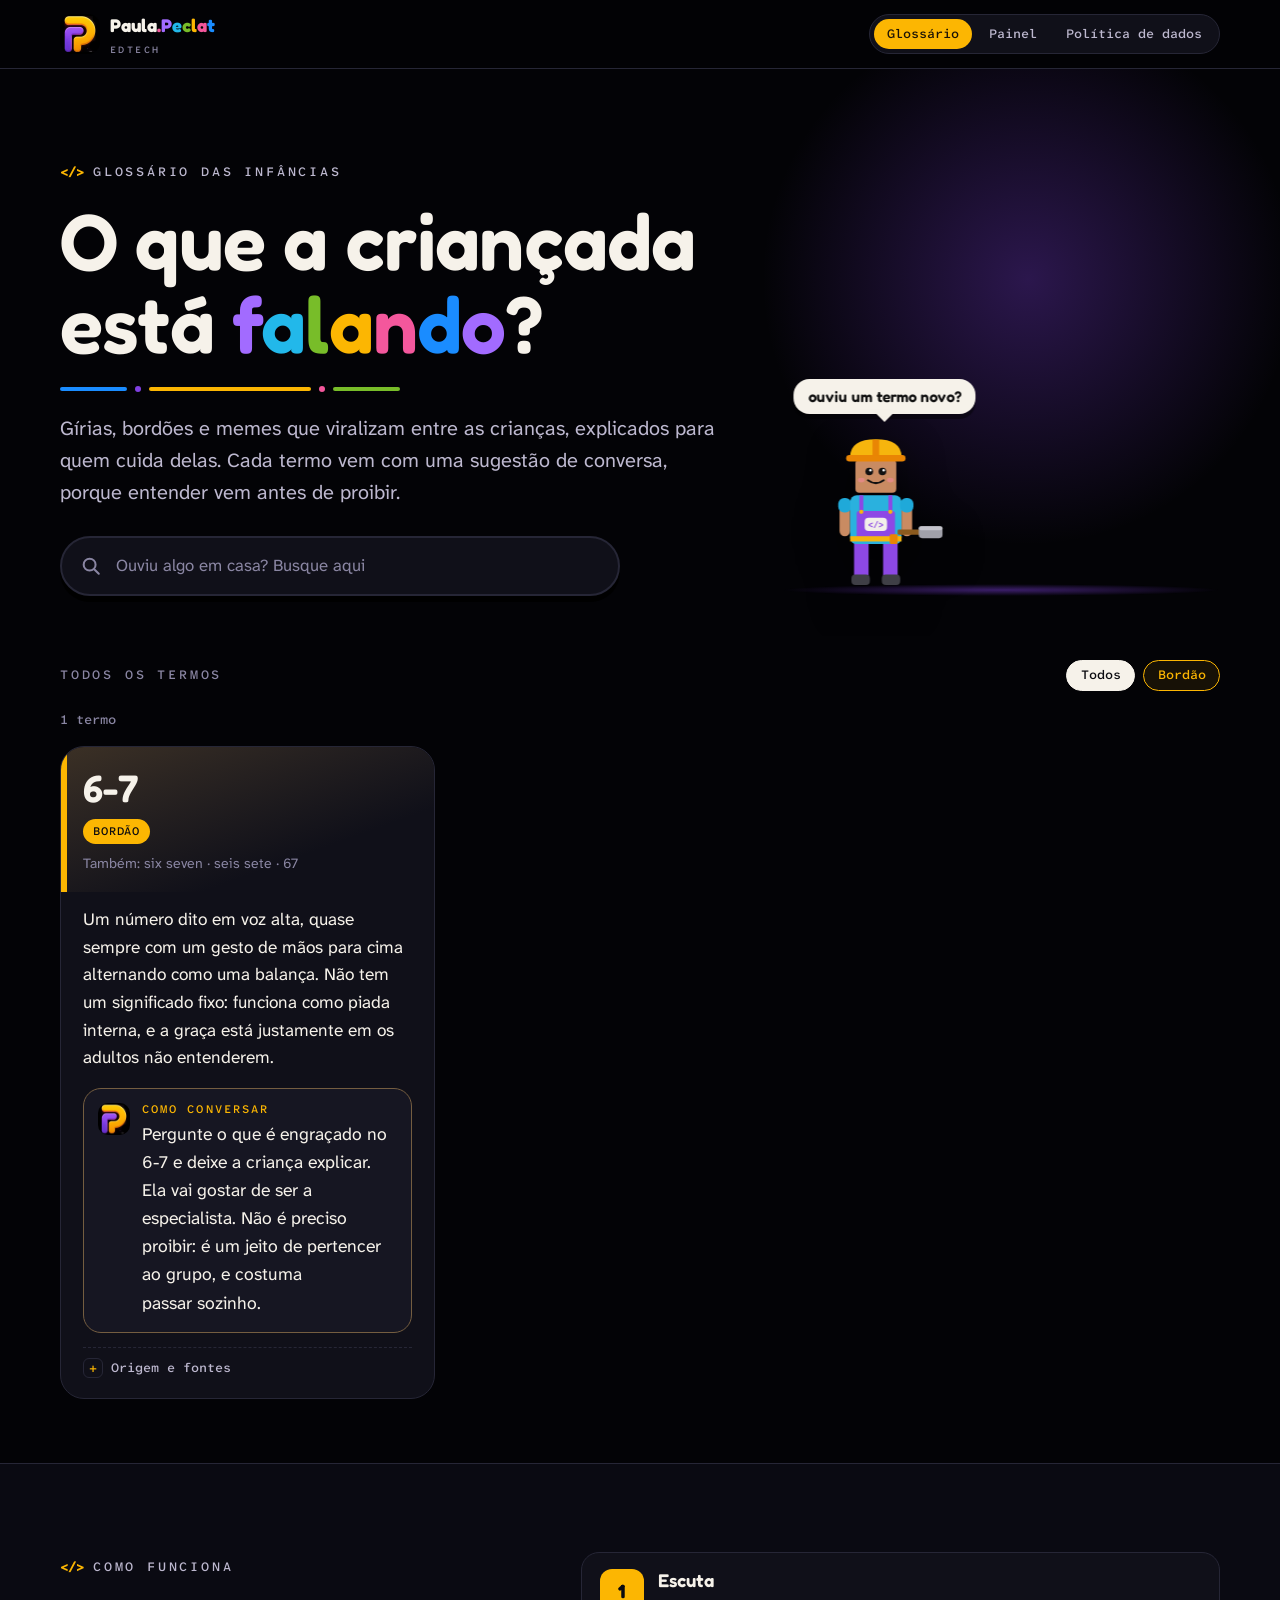
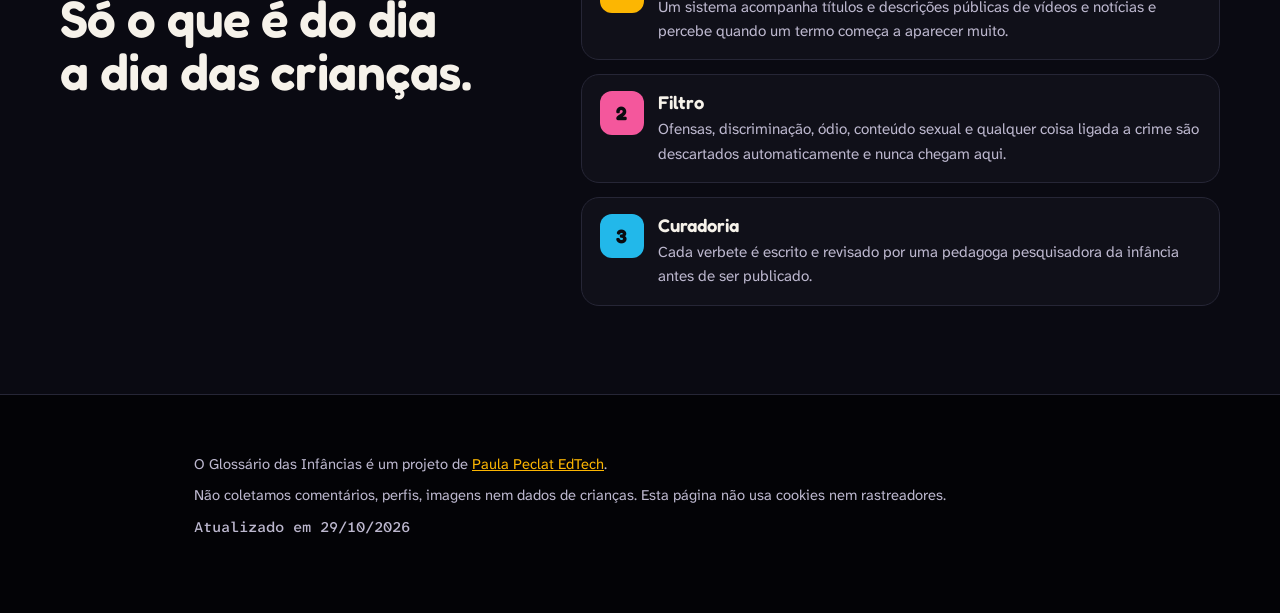
<file: index.html>
<!doctype html>
<html lang="pt-BR">
<head>
  <meta charset="utf-8">
  <meta name="viewport" content="width=device-width, initial-scale=1, viewport-fit=cover">
  <meta http-equiv="Content-Security-Policy" content="default-src 'self'; script-src 'self'; style-src 'self'; img-src 'self' data:; connect-src 'self'; font-src 'self'; object-src 'none'; base-uri 'none'; form-action 'none'">
  <meta name="referrer" content="strict-origin-when-cross-origin">
  <meta name="color-scheme" content="dark">
  <meta name="theme-color" content="#030306">
  <title>Glossário das Infâncias</title>
  <meta name="description" content="O que as crianças estão falando na internet, explicado para pais e educadores. Gírias, bordões e memes com sugestões de conversa. Curadoria de Paula Peclat.">
  <link rel="icon" href="favicon.ico" sizes="any">
  <link rel="apple-touch-icon" href="assets/img/icon-180.png">
  <link rel="preload" href="assets/fonts/fredoka.woff2" as="font" type="font/woff2" crossorigin>
  <link rel="stylesheet" href="assets/estilo.css">
  <script src="assets/app.js" defer></script>
  <script src="assets/guia.js" defer></script>
</head>
<body>
  <a class="skip" href="#lista">Pular para os termos</a>

  <div id="previa" class="previa" hidden>
    <div class="wrap previa__in">
      <p><b>Prévia de validação.</b> <span id="previa-resumo"></span></p>
      <div class="seg" role="group" aria-label="Mostrar">
        <button type="button" data-ver="tudo" aria-pressed="true">Tudo</button>
        <button type="button" data-ver="publicado" aria-pressed="false">Publicados</button>
        <button type="button" data-ver="pendente" aria-pressed="false">Aguardando</button>
      </div>
    </div>
  </div>

  <header class="top">
    <div class="wrap top__in">
      <a class="brand" href="https://paulapeclat.com.br" rel="noopener" aria-label="Paula Peclat EdTech">
        <img src="assets/img/p-mark.webp" width="40" height="40" alt="">
        <span><b>Paula<span class="dot">.</span><span class="peclat"><span>P</span><span>e</span><span>c</span><span>l</span><span>a</span><span>t</span></span></b><small>EdTech</small></span>
      </a>
      <nav class="abas" aria-label="Seções">
        <a href="index.html" aria-current="page">Glossário</a>
        <a href="painel.html">Painel</a>
        <a href="politica.html">Política de dados</a>
      </nav>
    </div>
  </header>

  <main>
    <section class="hero">
      <div class="glow" aria-hidden="true"></div>
      <div class="wrap hero__grid">
        <div>
          <span class="eyebrow">Glossário das Infâncias</span>
          <h1>O que a criançada está <span class="peclat"><span>f</span><span>a</span><span>l</span><span>a</span><span>n</span><span>d</span><span>o</span></span>?</h1>
          <div class="logo-line" aria-hidden="true"><i></i><i></i><i></i><i></i><i></i></div>
          <p class="lead">Gírias, bordões e memes que viralizam entre as crianças, explicados para quem cuida delas. Cada termo vem com uma sugestão de conversa, porque entender vem antes de proibir.</p>
          <label class="busca">
            <span class="sr-only">Buscar termo</span>
            <svg viewBox="0 0 24 24" aria-hidden="true"><circle cx="10.5" cy="10.5" r="6.5"/><path d="m15.5 15.5 5 5"/></svg>
            <input id="busca" type="search" placeholder="Ouviu algo em casa? Busque aqui" autocomplete="off" maxlength="60" enterkeyhint="search">
          </label>
        </div>
        <div class="guia" id="guia" aria-hidden="true">
          <div class="pista">
            <div class="andarilho" id="andarilho">
              <span class="balao" id="balao">ouviu um termo novo?</span>
              <svg class="char" viewBox="0 0 100 124"><g class="c-body"><g class="c-legL"><rect x="27" y="88" width="11" height="28" fill="#8D48E5"/><rect x="25" y="114" width="14" height="8" rx="3" fill="#3F3F46"/></g><g class="c-legR"><rect x="49" y="88" width="11" height="28" fill="#8D48E5"/><rect x="48" y="114" width="14" height="8" rx="3" fill="#3F3F46"/></g><g class="c-armL"><rect x="16" y="60" width="8" height="25" rx="4" fill="#C98B62"/><rect x="15" y="56" width="10" height="11" rx="4.5" fill="#1FA9D9"/></g><rect x="24" y="54" width="39" height="37" rx="5" fill="#2AB1DE"/><rect x="31" y="54" width="3" height="13" fill="#8D48E5"/><rect x="53" y="54" width="3" height="13" fill="#8D48E5"/><rect x="29" y="66" width="29" height="22" rx="2" fill="#8D48E5"/><circle cx="32.5" cy="66.5" r="1.6" fill="#F6B50D"/><circle cx="54.5" cy="66.5" r="1.6" fill="#F6B50D"/><rect x="35" y="71" width="17" height="10" rx="3" fill="#F2EFEA"/><text x="43.5" y="78.6" text-anchor="middle" font-family="ui-monospace,monospace" font-weight="700" font-size="6.4" fill="#8D48E5">&lt;/&gt;</text><rect x="24" y="85" width="39" height="4" fill="#F6B50D"/><rect x="54" y="83.5" width="6" height="7.5" rx="1" fill="#E98504"/><g class="c-armR"><rect x="63" y="60" width="8" height="25" rx="4" fill="#C98B62"/><rect x="62" y="56" width="10" height="11" rx="4.5" fill="#1FA9D9"/><rect x="60" y="80" width="18" height="4" rx="1" fill="#8B5A1E"/><rect x="76" y="77.5" width="18" height="9" rx="2.5" fill="#A1A1AA"/><rect x="76" y="77.5" width="18" height="3" rx="1.5" fill="#C4C4CC"/></g><g class="c-head"><rect x="28" y="27" width="31" height="25" rx="3" fill="#C98B62"/><circle cx="38.5" cy="36" r="2.9" fill="#111"/><circle cx="48.5" cy="36" r="2.9" fill="#111"/><circle cx="39.4" cy="35" r=".9" fill="#fff"/><circle cx="49.4" cy="35" r=".9" fill="#fff"/><ellipse cx="32.5" cy="42.5" rx="2.6" ry="1.8" fill="#E58A8A" opacity=".85"/><ellipse cx="54.5" cy="42.5" rx="2.6" ry="1.8" fill="#E58A8A" opacity=".85"/><path d="M37.5 42.6 Q43.5 47 49.5 42.6" stroke="#111" stroke-width="1.5" fill="none" stroke-linecap="round"/><path d="M24 25 Q24 11.5 43.5 11.5 Q63 11.5 63 25 Z" fill="#F6B50D"/><rect x="21" y="23.5" width="45" height="5" rx="2.5" fill="#E98504"/><rect x="41" y="12" width="5" height="12" fill="#E98504"/></g></g></svg>
            </div>
          </div>
          <div class="chao"></div>
        </div>
      </div>
    </section>

    <section class="alta" aria-labelledby="alta-t">
      <div class="wrap">
        <h2 id="alta-t" class="mini">Em alta agora</h2>
        <div id="alta" class="blocos"></div>
      </div>
    </section>

    <section class="glossario" aria-labelledby="glo-t">
      <div class="wrap">
        <div class="glossario__cab">
          <h2 id="glo-t" class="mini">Todos os termos</h2>
          <div id="filtros" class="filtros" role="group" aria-label="Filtrar por tipo"></div>
        </div>
        <p id="status" class="status" aria-live="polite">Carregando…</p>
        <div id="lista" class="lista" tabindex="-1"></div>
      </div>
    </section>

    <section class="como">
      <div class="wrap como__grid">
        <div>
          <span class="eyebrow">Como funciona</span>
          <h2>Só o que é do dia a dia das crianças.</h2>
        </div>
        <ol class="passos">
          <li><b>Escuta</b><span>Um sistema acompanha títulos e descrições públicas de vídeos e notícias e percebe quando um termo começa a aparecer muito.</span></li>
          <li><b>Filtro</b><span>Ofensas, discriminação, ódio, conteúdo sexual e qualquer coisa ligada a crime são descartados automaticamente e nunca chegam aqui.</span></li>
          <li><b>Curadoria</b><span>Cada verbete é escrito e revisado por uma pedagoga pesquisadora da infância antes de ser publicado.</span></li>
        </ol>
      </div>
    </section>
  </main>

  <footer class="rodape">
    <div class="wrap rodape__in">
      <img src="assets/img/logo-paula-peclat.webp" width="792" height="882" alt="Paula Peclat" decoding="async">
      <div>
        <p>O Glossário das Infâncias é um projeto de <a href="https://paulapeclat.com.br" rel="noopener">Paula Peclat EdTech</a>.</p>
        <p>Não coletamos comentários, perfis, imagens nem dados de crianças. Esta página não usa cookies nem rastreadores.</p>
        <p id="atualizado" class="mono"></p>
      </div>
    </div>
  </footer>
</body>
</html>
</file>
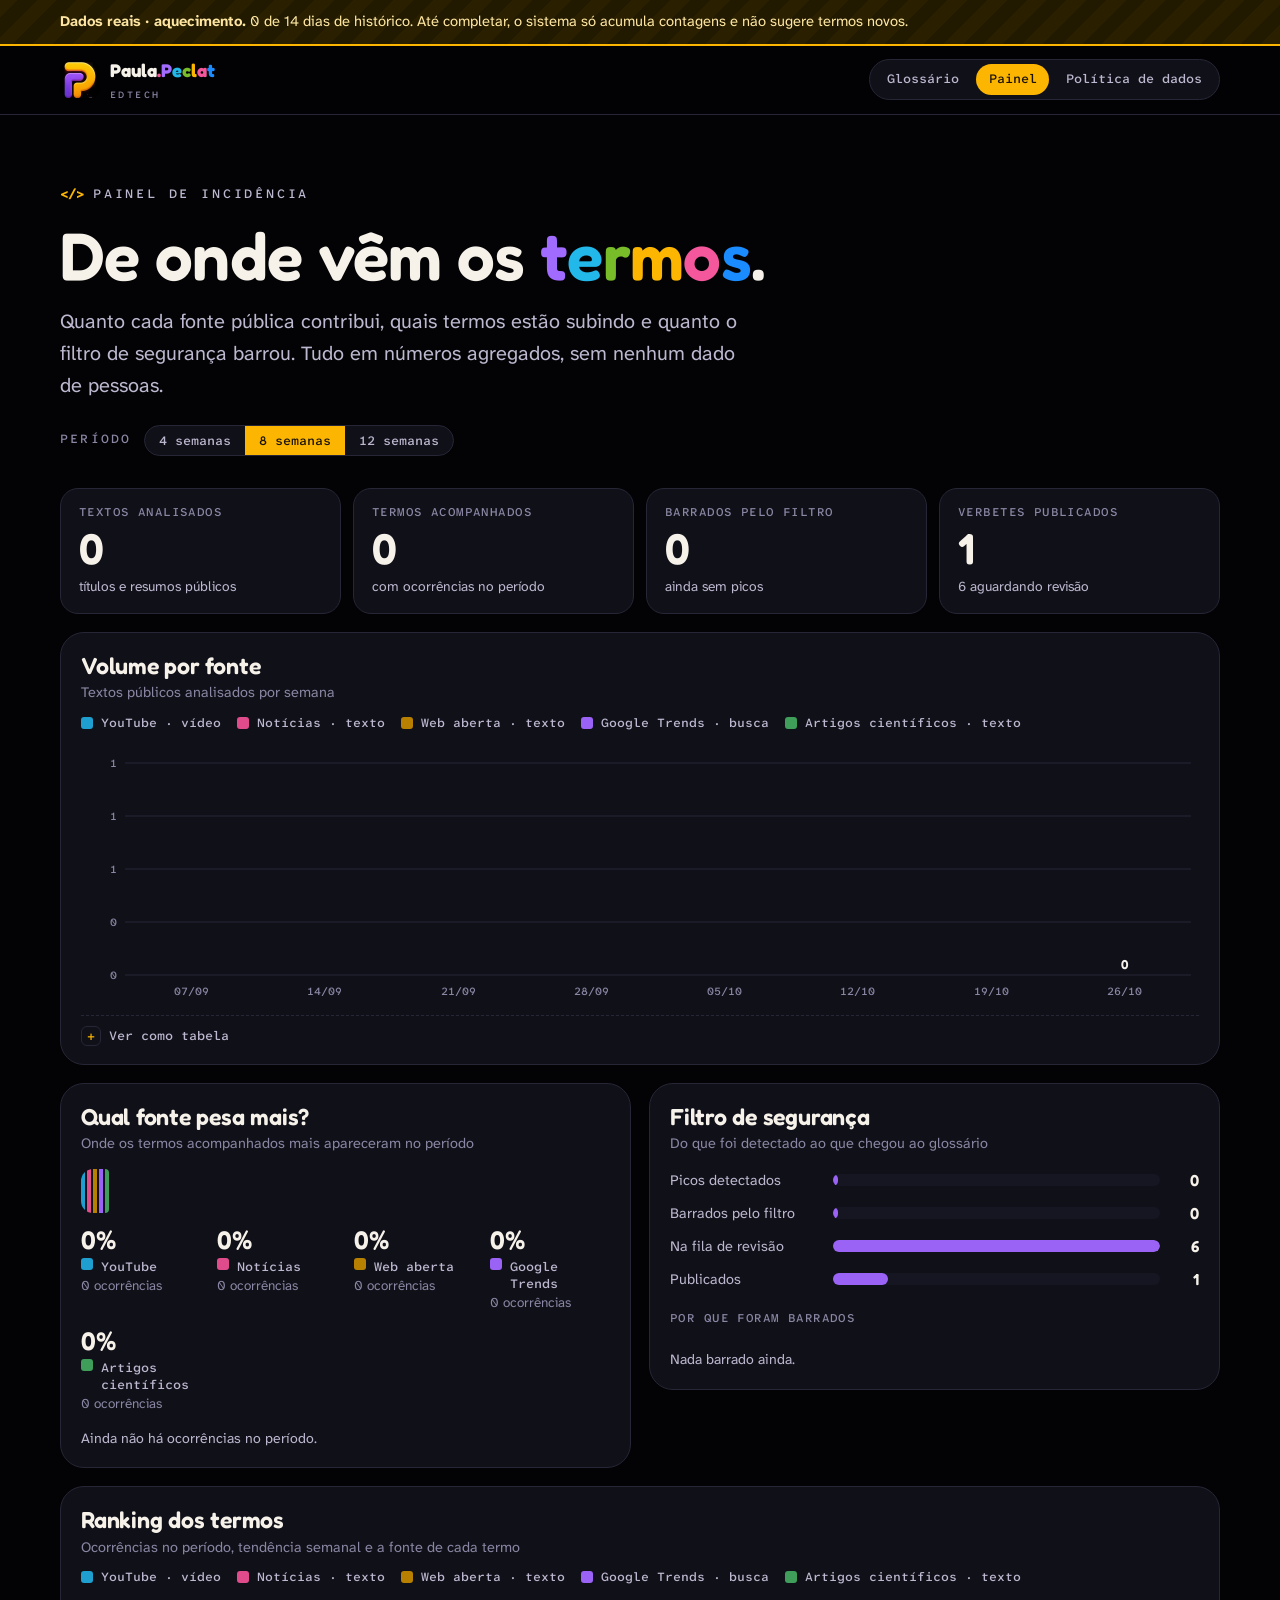
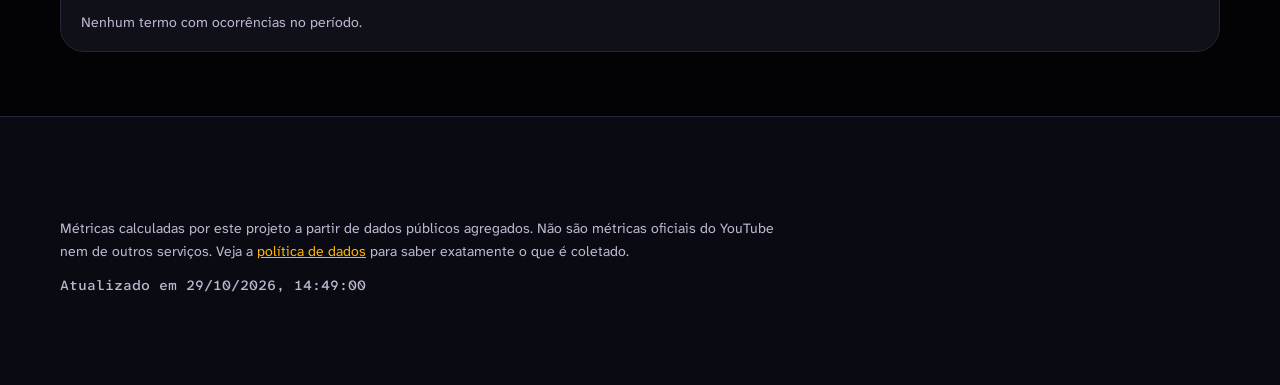
<file: painel.html>
<!doctype html>
<html lang="pt-BR">
<head>
  <meta charset="utf-8">
  <meta name="viewport" content="width=device-width, initial-scale=1, viewport-fit=cover">
  <meta http-equiv="Content-Security-Policy" content="default-src 'self'; script-src 'self'; style-src 'self'; img-src 'self' data:; connect-src 'self'; font-src 'self'; object-src 'none'; base-uri 'none'; form-action 'none'">
  <meta name="referrer" content="strict-origin-when-cross-origin">
  <meta name="color-scheme" content="dark">
  <meta name="theme-color" content="#030306">
  <title>Painel do Glossário</title>
  <meta name="description" content="De onde vêm os termos que viralizam entre as crianças: volume por fonte, ranking de termos e o filtro de segurança do Glossário das Infâncias.">
  <link rel="icon" href="favicon.ico" sizes="any">
  <link rel="preload" href="assets/fonts/fredoka.woff2" as="font" type="font/woff2" crossorigin>
  <link rel="stylesheet" href="assets/estilo.css">
  <script src="assets/painel.js" defer></script>
</head>
<body>
  <a class="skip" href="#painel">Pular para o painel</a>

  <div id="aviso-exemplo" class="previa" hidden>
    <div class="wrap previa__in">
      <p><b>Dados de exemplo.</b> Números simulados para validar o painel. Quando a coleta real rodar, eles são substituídos automaticamente.</p>
    </div>
  </div>

  <div id="aviso-aquecimento" class="previa" hidden>
    <div class="wrap previa__in">
      <p><b>Dados reais · aquecimento.</b> <span id="aquec-txt"></span></p>
    </div>
  </div>

  <header class="top">
    <div class="wrap top__in">
      <a class="brand" href="https://paulapeclat.com.br" rel="noopener" aria-label="Paula Peclat EdTech">
        <img src="assets/img/p-mark.webp" width="40" height="40" alt="">
        <span><b>Paula<span class="dot">.</span><span class="peclat"><span>P</span><span>e</span><span>c</span><span>l</span><span>a</span><span>t</span></span></b><small>EdTech</small></span>
      </a>
      <nav class="abas" aria-label="Seções">
        <a href="index.html">Glossário</a>
        <a href="painel.html" aria-current="page">Painel</a>
        <a href="politica.html">Política de dados</a>
      </nav>
    </div>
  </header>

  <main id="painel">
    <section class="p-hero">
      <div class="wrap">
        <span class="eyebrow">Painel de incidência</span>
        <h1>De onde vêm os <span class="peclat"><span>t</span><span>e</span><span>r</span><span>m</span><span>o</span><span>s</span></span>.</h1>
        <p class="lead">Quanto cada fonte pública contribui, quais termos estão subindo e quanto o filtro de segurança barrou. Tudo em números agregados, sem nenhum dado de pessoas.</p>
        <div class="periodo" role="group" aria-label="Período">
          <span class="mono">Período</span>
          <div class="seg seg--escuro" id="periodo">
            <button type="button" data-sem="4" aria-pressed="false">4 semanas</button>
            <button type="button" data-sem="8" aria-pressed="true">8 semanas</button>
            <button type="button" data-sem="12" aria-pressed="false">12 semanas</button>
          </div>
        </div>
      </div>
    </section>

    <section class="p-corpo">
      <div class="wrap p-grid">
        <div class="kpis" id="kpis"></div>

        <article class="painel-card largo">
          <header class="pc-cab">
            <div>
              <h2>Volume por fonte</h2>
              <p class="pc-sub">Textos públicos analisados por semana</p>
            </div>
            <div class="legenda" id="leg-volume"></div>
          </header>
          <div class="grafico" id="g-volume"></div>
          <details class="tabela-det"><summary>Ver como tabela</summary><div class="tabela-wrap" id="t-volume"></div></details>
        </article>

        <article class="painel-card">
          <header class="pc-cab">
            <div>
              <h2>Qual fonte pesa mais?</h2>
              <p class="pc-sub">Onde os termos acompanhados mais apareceram no período</p>
            </div>
          </header>
          <div id="g-proporcao" class="proporcao"></div>
          <p class="pc-nota" id="n-proporcao"></p>
        </article>

        <article class="painel-card">
          <header class="pc-cab">
            <div>
              <h2>Filtro de segurança</h2>
              <p class="pc-sub">Do que foi detectado ao que chegou ao glossário</p>
            </div>
          </header>
          <div id="g-funil" class="funil"></div>
          <h3 class="pc-mini">Por que foram barrados</h3>
          <div id="g-barrados" class="barras-h"></div>
        </article>

        <article class="painel-card largo">
          <header class="pc-cab">
            <div>
              <h2>Ranking dos termos</h2>
              <p class="pc-sub">Ocorrências no período, tendência semanal e a fonte de cada termo</p>
            </div>
            <div class="legenda" id="leg-ranking"></div>
          </header>
          <div id="ranking" class="ranking"></div>
        </article>
      </div>
    </section>

    <section class="como">
      <div class="wrap">
        <p class="pc-nota">Métricas calculadas por este projeto a partir de dados públicos agregados. Não são métricas oficiais do YouTube nem de outros serviços. Veja a <a href="politica.html">política de dados</a> para saber exatamente o que é coletado.</p>
        <p class="pc-nota mono" id="gerado"></p>
      </div>
    </section>
  </main>

  <div class="tooltip" id="tooltip" role="status" hidden></div>
</body>
</html>
</file>
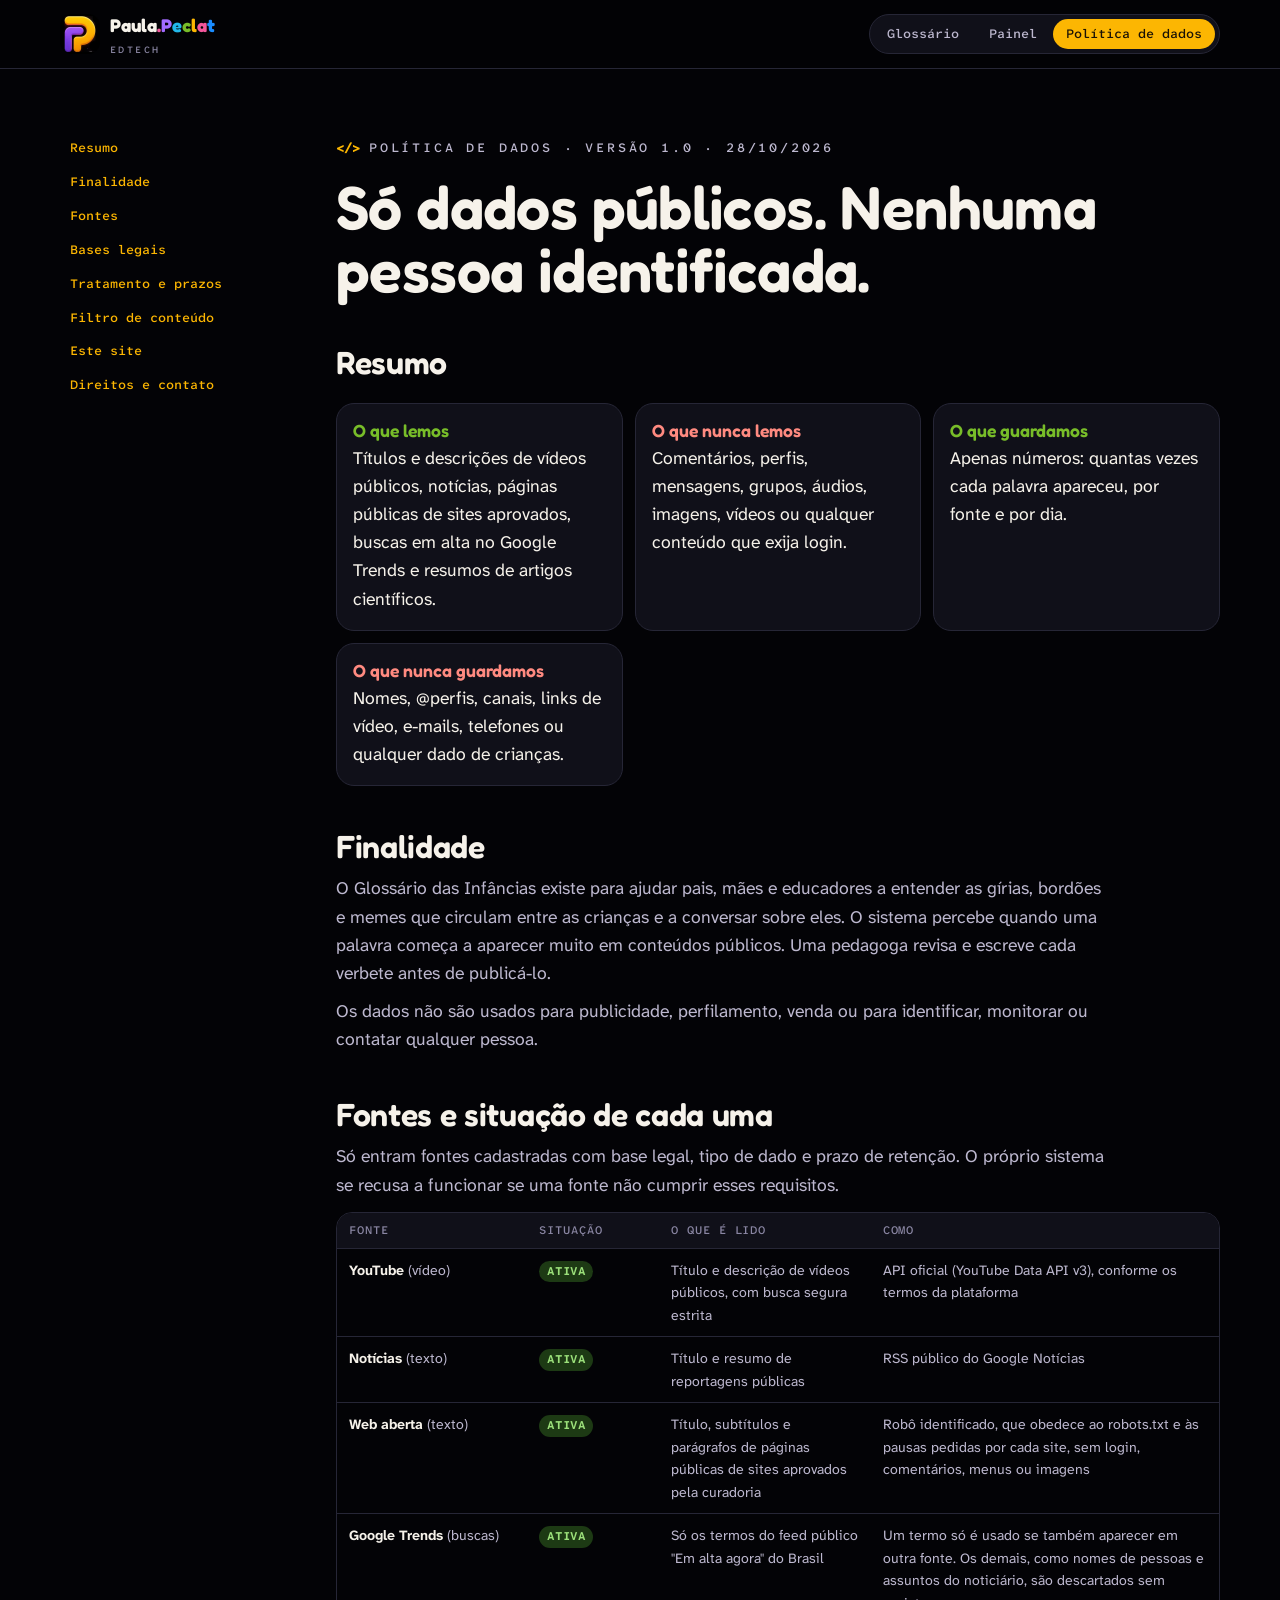
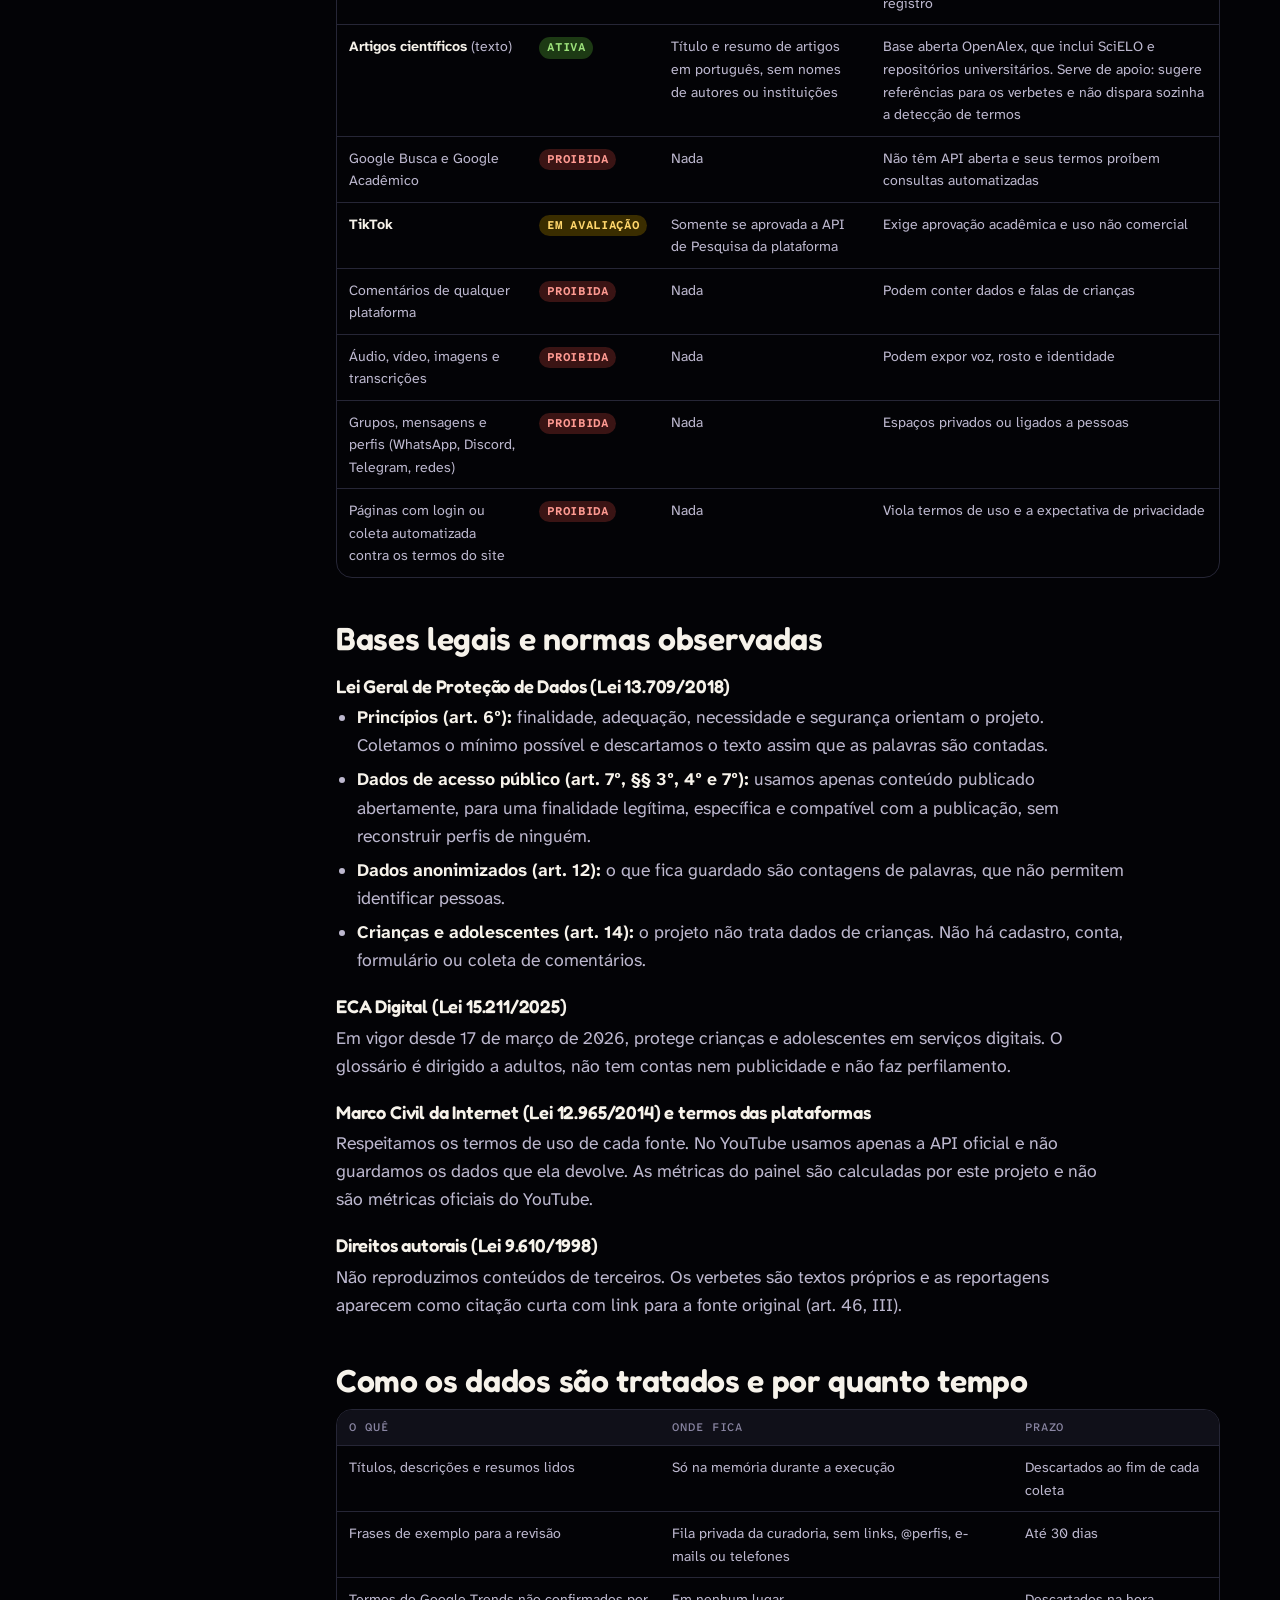
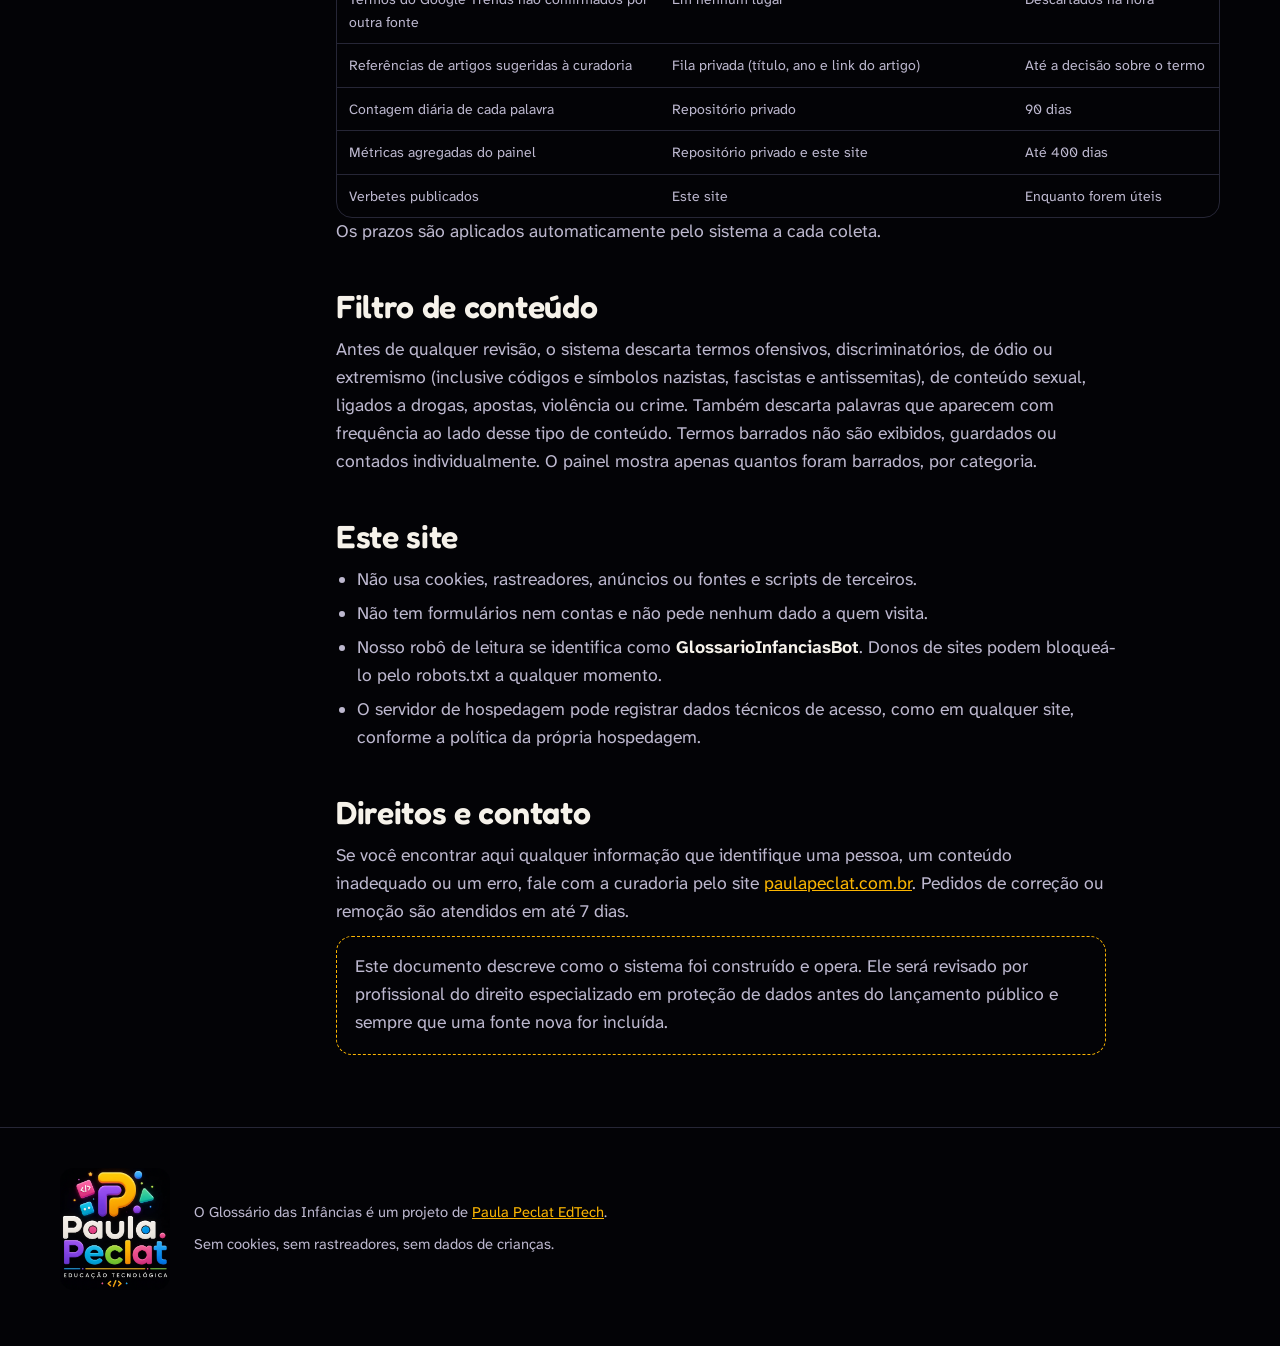
<file: politica.html>
<!doctype html>
<html lang="pt-BR">
<head>
  <meta charset="utf-8">
  <meta name="viewport" content="width=device-width, initial-scale=1, viewport-fit=cover">
  <meta http-equiv="Content-Security-Policy" content="default-src 'self'; script-src 'self'; style-src 'self'; img-src 'self' data:; connect-src 'self'; font-src 'self'; object-src 'none'; base-uri 'none'; form-action 'none'">
  <meta name="referrer" content="strict-origin-when-cross-origin">
  <meta name="color-scheme" content="dark">
  <meta name="theme-color" content="#030306">
  <title>Política de Dados do Glossário</title>
  <meta name="description" content="O que o Glossário das Infâncias coleta, de onde, com qual base legal, por quanto tempo e o que nunca é coletado.">
  <link rel="icon" href="favicon.ico" sizes="any">
  <link rel="preload" href="assets/fonts/fredoka.woff2" as="font" type="font/woff2" crossorigin>
  <link rel="stylesheet" href="assets/estilo.css">
</head>
<body>
  <a class="skip" href="#conteudo">Pular para o conteúdo</a>
  <header class="top">
    <div class="wrap top__in">
      <a class="brand" href="https://paulapeclat.com.br" rel="noopener" aria-label="Paula Peclat EdTech">
        <img src="assets/img/p-mark.webp" width="40" height="40" alt="">
        <span><b>Paula<span class="dot">.</span><span class="peclat"><span>P</span><span>e</span><span>c</span><span>l</span><span>a</span><span>t</span></span></b><small>EdTech</small></span>
      </a>
      <nav class="abas" aria-label="Seções">
        <a href="index.html">Glossário</a>
        <a href="painel.html">Painel</a>
        <a href="politica.html" aria-current="page">Política de dados</a>
      </nav>
    </div>
  </header>

  <main id="conteudo" class="doc">
    <div class="wrap doc__grid">
      <nav class="indice" aria-label="Nesta página">
        <a href="#resumo">Resumo</a>
        <a href="#finalidade">Finalidade</a>
        <a href="#fontes">Fontes</a>
        <a href="#leis">Bases legais</a>
        <a href="#tratamento">Tratamento e prazos</a>
        <a href="#filtro">Filtro de conteúdo</a>
        <a href="#site">Este site</a>
        <a href="#contato">Direitos e contato</a>
      </nav>

      <article>
        <span class="eyebrow">Política de dados · versão 1.0 · 28/10/2026</span>
        <h1>Só dados públicos. Nenhuma pessoa identificada.</h1>

        <h2 id="resumo">Resumo</h2>
        <div class="resumo">
          <div class="sim"><b>O que lemos</b>Títulos e descrições de vídeos públicos, notícias, páginas públicas de sites aprovados, buscas em alta no Google Trends e resumos de artigos científicos.</div>
          <div class="nao"><b>O que nunca lemos</b>Comentários, perfis, mensagens, grupos, áudios, imagens, vídeos ou qualquer conteúdo que exija login.</div>
          <div class="sim"><b>O que guardamos</b>Apenas números: quantas vezes cada palavra apareceu, por fonte e por dia.</div>
          <div class="nao"><b>O que nunca guardamos</b>Nomes, @perfis, canais, links de vídeo, e-mails, telefones ou qualquer dado de crianças.</div>
        </div>

        <h2 id="finalidade">Finalidade</h2>
        <p>O Glossário das Infâncias existe para ajudar pais, mães e educadores a entender as gírias, bordões e memes que circulam entre as crianças e a conversar sobre eles. O sistema percebe quando uma palavra começa a aparecer muito em conteúdos públicos. Uma pedagoga revisa e escreve cada verbete antes de publicá-lo.</p>
        <p>Os dados não são usados para publicidade, perfilamento, venda ou para identificar, monitorar ou contatar qualquer pessoa.</p>

        <h2 id="fontes">Fontes e situação de cada uma</h2>
        <p>Só entram fontes cadastradas com base legal, tipo de dado e prazo de retenção. O próprio sistema se recusa a funcionar se uma fonte não cumprir esses requisitos.</p>
        <div class="matriz-wrap">
          <table class="matriz">
            <thead><tr><th>Fonte</th><th>Situação</th><th>O que é lido</th><th>Como</th></tr></thead>
            <tbody>
              <tr><td><strong>YouTube</strong> (vídeo)</td><td><span class="st ok">ativa</span></td><td>Título e descrição de vídeos públicos, com busca segura estrita</td><td>API oficial (YouTube Data API v3), conforme os termos da plataforma</td></tr>
              <tr><td><strong>Notícias</strong> (texto)</td><td><span class="st ok">ativa</span></td><td>Título e resumo de reportagens públicas</td><td>RSS público do Google Notícias</td></tr>
              <tr><td><strong>Web aberta</strong> (texto)</td><td><span class="st ok">ativa</span></td><td>Título, subtítulos e parágrafos de páginas públicas de sites aprovados pela curadoria</td><td>Robô identificado, que obedece ao robots.txt e às pausas pedidas por cada site, sem login, comentários, menus ou imagens</td></tr>
              <tr><td><strong>Google Trends</strong> (buscas)</td><td><span class="st ok">ativa</span></td><td>Só os termos do feed público "Em alta agora" do Brasil</td><td>Um termo só é usado se também aparecer em outra fonte. Os demais, como nomes de pessoas e assuntos do noticiário, são descartados sem registro</td></tr>
              <tr><td><strong>Artigos científicos</strong> (texto)</td><td><span class="st ok">ativa</span></td><td>Título e resumo de artigos em português, sem nomes de autores ou instituições</td><td>Base aberta OpenAlex, que inclui SciELO e repositórios universitários. Serve de apoio: sugere referências para os verbetes e não dispara sozinha a detecção de termos</td></tr>
              <tr><td>Google Busca e Google Acadêmico</td><td><span class="st no">proibida</span></td><td>Nada</td><td>Não têm API aberta e seus termos proíbem consultas automatizadas</td></tr>
              <tr><td><strong>TikTok</strong></td><td><span class="st av">em avaliação</span></td><td>Somente se aprovada a API de Pesquisa da plataforma</td><td>Exige aprovação acadêmica e uso não comercial</td></tr>
              <tr><td>Comentários de qualquer plataforma</td><td><span class="st no">proibida</span></td><td>Nada</td><td>Podem conter dados e falas de crianças</td></tr>
              <tr><td>Áudio, vídeo, imagens e transcrições</td><td><span class="st no">proibida</span></td><td>Nada</td><td>Podem expor voz, rosto e identidade</td></tr>
              <tr><td>Grupos, mensagens e perfis (WhatsApp, Discord, Telegram, redes)</td><td><span class="st no">proibida</span></td><td>Nada</td><td>Espaços privados ou ligados a pessoas</td></tr>
              <tr><td>Páginas com login ou coleta automatizada contra os termos do site</td><td><span class="st no">proibida</span></td><td>Nada</td><td>Viola termos de uso e a expectativa de privacidade</td></tr>
            </tbody>
          </table>
        </div>

        <h2 id="leis">Bases legais e normas observadas</h2>
        <h3>Lei Geral de Proteção de Dados (Lei 13.709/2018)</h3>
        <ul>
          <li><strong>Princípios (art. 6º):</strong> finalidade, adequação, necessidade e segurança orientam o projeto. Coletamos o mínimo possível e descartamos o texto assim que as palavras são contadas.</li>
          <li><strong>Dados de acesso público (art. 7º, §§ 3º, 4º e 7º):</strong> usamos apenas conteúdo publicado abertamente, para uma finalidade legítima, específica e compatível com a publicação, sem reconstruir perfis de ninguém.</li>
          <li><strong>Dados anonimizados (art. 12):</strong> o que fica guardado são contagens de palavras, que não permitem identificar pessoas.</li>
          <li><strong>Crianças e adolescentes (art. 14):</strong> o projeto não trata dados de crianças. Não há cadastro, conta, formulário ou coleta de comentários.</li>
        </ul>
        <h3>ECA Digital (Lei 15.211/2025)</h3>
        <p>Em vigor desde 17 de março de 2026, protege crianças e adolescentes em serviços digitais. O glossário é dirigido a adultos, não tem contas nem publicidade e não faz perfilamento.</p>
        <h3>Marco Civil da Internet (Lei 12.965/2014) e termos das plataformas</h3>
        <p>Respeitamos os termos de uso de cada fonte. No YouTube usamos apenas a API oficial e não guardamos os dados que ela devolve. As métricas do painel são calculadas por este projeto e não são métricas oficiais do YouTube.</p>
        <h3>Direitos autorais (Lei 9.610/1998)</h3>
        <p>Não reproduzimos conteúdos de terceiros. Os verbetes são textos próprios e as reportagens aparecem como citação curta com link para a fonte original (art. 46, III).</p>

        <h2 id="tratamento">Como os dados são tratados e por quanto tempo</h2>
        <div class="matriz-wrap">
          <table class="matriz">
            <thead><tr><th>O quê</th><th>Onde fica</th><th>Prazo</th></tr></thead>
            <tbody>
              <tr><td>Títulos, descrições e resumos lidos</td><td>Só na memória durante a execução</td><td>Descartados ao fim de cada coleta</td></tr>
              <tr><td>Frases de exemplo para a revisão</td><td>Fila privada da curadoria, sem links, @perfis, e-mails ou telefones</td><td>Até 30 dias</td></tr>
              <tr><td>Termos do Google Trends não confirmados por outra fonte</td><td>Em nenhum lugar</td><td>Descartados na hora</td></tr>
              <tr><td>Referências de artigos sugeridas à curadoria</td><td>Fila privada (título, ano e link do artigo)</td><td>Até a decisão sobre o termo</td></tr>
              <tr><td>Contagem diária de cada palavra</td><td>Repositório privado</td><td>90 dias</td></tr>
              <tr><td>Métricas agregadas do painel</td><td>Repositório privado e este site</td><td>Até 400 dias</td></tr>
              <tr><td>Verbetes publicados</td><td>Este site</td><td>Enquanto forem úteis</td></tr>
            </tbody>
          </table>
        </div>
        <p>Os prazos são aplicados automaticamente pelo sistema a cada coleta.</p>

        <h2 id="filtro">Filtro de conteúdo</h2>
        <p>Antes de qualquer revisão, o sistema descarta termos ofensivos, discriminatórios, de ódio ou extremismo (inclusive códigos e símbolos nazistas, fascistas e antissemitas), de conteúdo sexual, ligados a drogas, apostas, violência ou crime. Também descarta palavras que aparecem com frequência ao lado desse tipo de conteúdo. Termos barrados não são exibidos, guardados ou contados individualmente. O painel mostra apenas quantos foram barrados, por categoria.</p>

        <h2 id="site">Este site</h2>
        <ul>
          <li>Não usa cookies, rastreadores, anúncios ou fontes e scripts de terceiros.</li>
          <li>Não tem formulários nem contas e não pede nenhum dado a quem visita.</li>
          <li>Nosso robô de leitura se identifica como <strong>GlossarioInfanciasBot</strong>. Donos de sites podem bloqueá-lo pelo robots.txt a qualquer momento.</li>
          <li>O servidor de hospedagem pode registrar dados técnicos de acesso, como em qualquer site, conforme a política da própria hospedagem.</li>
        </ul>

        <h2 id="contato">Direitos e contato</h2>
        <p>Se você encontrar aqui qualquer informação que identifique uma pessoa, um conteúdo inadequado ou um erro, fale com a curadoria pelo site <a href="https://paulapeclat.com.br" rel="noopener">paulapeclat.com.br</a>. Pedidos de correção ou remoção são atendidos em até 7 dias.</p>

        <p class="aviso-juridico">Este documento descreve como o sistema foi construído e opera. Ele será revisado por profissional do direito especializado em proteção de dados antes do lançamento público e sempre que uma fonte nova for incluída.</p>
      </article>
    </div>
  </main>

  <footer class="rodape">
    <div class="wrap rodape__in">
      <img src="assets/img/logo-paula-peclat.webp" width="792" height="882" alt="Paula Peclat" decoding="async">
      <div>
        <p>O Glossário das Infâncias é um projeto de <a href="https://paulapeclat.com.br" rel="noopener">Paula Peclat EdTech</a>.</p>
        <p>Sem cookies, sem rastreadores, sem dados de crianças.</p>
      </div>
    </div>
  </footer>
</body>
</html>
</file>
<file: assets/estilo.css>
/* Glossário das Infâncias · identidade Paula Peclat EdTech */
@font-face{font-family:"Fredoka";src:url("fonts/fredoka.woff2") format("woff2");font-weight:300 700;font-display:swap}
@font-face{font-family:"Atkinson";src:url("fonts/atkinson-hyperlegible-next-latin-400-normal.woff2") format("woff2");font-weight:400;font-display:swap}
@font-face{font-family:"Atkinson";src:url("fonts/atkinson-hyperlegible-next-latin-700-normal.woff2") format("woff2");font-weight:600 700;font-display:swap}
@font-face{font-family:"AtkMono";src:url("fonts/atkinson-hyperlegible-mono-latin-500-normal.woff2") format("woff2");font-weight:500;font-display:swap}

:root{
  color-scheme:dark;
  --bg:#030306; --bg-2:#0A0A12; --card:#101019; --card-2:#161622; --line:#262636;
  --ink:#F6F2EA; --ink-2:#BDB8CF; --ink-3:#8A86A3;
  --yellow:#FCB602; --orange:#FF9A1F; --purple:#8040E2; --violet:#A26BFF;
  --pink:#F4579C; --cyan:#22B8EA; --blue:#1A8CFF; --lime:#78BD29; --teal:#26C79C;
  --display:"Fredoka",ui-rounded,"Arial Rounded MT Bold",system-ui,sans-serif;
  --body:"Atkinson",system-ui,-apple-system,"Segoe UI",sans-serif;
  --mono:"AtkMono",ui-monospace,"SFMono-Regular",monospace;
  --r:24px; --pad:clamp(16px,4.5vw,48px);
}

*,*::before,*::after{box-sizing:border-box;margin:0}
html{-webkit-text-size-adjust:100%;scroll-behavior:smooth}
body{min-height:100dvh;background:var(--bg);color:var(--ink);font:400 clamp(1rem,.96rem + .2vw,1.1rem)/1.6 var(--body);overflow-x:clip;-webkit-font-smoothing:antialiased}
img,svg{max-width:100%;height:auto;display:block}
a{color:inherit}
button,input{font:inherit;color:inherit}
button{cursor:pointer}
:focus-visible{outline:3px solid var(--yellow);outline-offset:3px;border-radius:10px}
::selection{background:var(--purple);color:#fff}
[hidden]{display:none!important}
.sr-only{position:absolute!important;width:1px;height:1px;overflow:hidden;clip-path:inset(50%);white-space:nowrap}
.skip{position:fixed;left:12px;top:-60px;z-index:50;background:var(--yellow);color:#000;padding:10px 16px;border-radius:12px;font-weight:700}
.skip:focus{top:12px}
.wrap{width:min(1160px,100% - 2*var(--pad));margin-inline:auto}
.mono{font-family:var(--mono)}
h1,h2,h3{font-family:var(--display);font-weight:600;line-height:1.04;letter-spacing:-.01em;text-wrap:balance}
p{text-wrap:pretty}

.eyebrow{display:inline-flex;align-items:center;gap:.7em;font:500 .8rem/1.3 var(--mono);letter-spacing:.22em;text-transform:uppercase;color:var(--ink-2)}
.eyebrow::before{content:"</>";letter-spacing:0;color:var(--yellow);font-weight:700}
.peclat span:nth-child(6n+1){color:var(--violet)}
.peclat span:nth-child(6n+2){color:var(--cyan)}
.peclat span:nth-child(6n+3){color:var(--lime)}
.peclat span:nth-child(6n+4){color:var(--yellow)}
.peclat span:nth-child(6n+5){color:var(--pink)}
.peclat span:nth-child(6n+6){color:var(--blue)}
.logo-line{display:flex;align-items:center;gap:8px;width:min(340px,100%);margin:20px 0}
.logo-line i{height:4px;border-radius:4px;flex:1}
.logo-line i:nth-child(1){background:var(--blue)}
.logo-line i:nth-child(3){background:var(--yellow);flex:2.4}
.logo-line i:nth-child(5){background:var(--lime)}
.logo-line i:nth-child(2),.logo-line i:nth-child(4){flex:none;width:6px;height:6px;border-radius:50%}
.logo-line i:nth-child(2){background:var(--purple)}
.logo-line i:nth-child(4){background:var(--pink)}

/* ---------- barra de prévia ---------- */
.previa{position:sticky;top:env(safe-area-inset-top,0px);z-index:30;background:repeating-linear-gradient(-45deg,#2a2000 0 14px,#221a00 14px 28px);border-bottom:2px solid var(--yellow);color:#FFE7A3;font-size:.92rem}
.previa__in{display:flex;flex-wrap:wrap;align-items:center;justify-content:space-between;gap:10px;padding-block:10px}
.seg{display:flex;border:1.5px solid var(--yellow);border-radius:999px;overflow:hidden}
.seg button{background:none;border:0;padding:6px 14px;font:500 .8rem var(--mono);color:#FFE7A3}
.seg button[aria-pressed="true"]{background:var(--yellow);color:#1A1206}

/* ---------- topo ---------- */
.top{border-bottom:1px solid var(--line);background:rgb(3 3 6 / .85);backdrop-filter:blur(10px)}
.top__in{display:flex;align-items:center;justify-content:space-between;gap:16px;min-height:68px}
.brand{display:flex;align-items:center;gap:10px;text-decoration:none}
.brand img{width:40px;height:40px;border-radius:12px}
.brand b{font:700 1.15rem/1 var(--display);white-space:nowrap}
.brand b .dot{color:var(--pink)}
.brand small{display:block;font:500 .6rem/1 var(--mono);letter-spacing:.26em;color:var(--ink-3);margin-top:5px;text-transform:uppercase}
.abas{display:flex;gap:4px;padding:4px;border:1.5px solid var(--line);border-radius:999px;background:var(--card)}
.abas a{font:500 .8rem/1 var(--mono);text-decoration:none;color:var(--ink-2);padding:.7em 1em;border-radius:999px;white-space:nowrap}
.abas a:hover{color:var(--ink)}
.abas a[aria-current="page"]{background:var(--yellow);color:#1A1206}

/* ---------- hero ---------- */
.hero{position:relative;padding-block:clamp(40px,7vw,88px) clamp(24px,4vw,40px);overflow:hidden}
.glow{position:absolute;inset:-30% -10% auto auto;width:70vw;height:70vw;max-width:760px;max-height:760px;background:radial-gradient(closest-side,rgb(128 64 226 / .32),transparent 70%);pointer-events:none}
.hero__grid{position:relative;display:grid;grid-template-columns:1.5fr 1fr;gap:clamp(24px,5vw,64px);align-items:end}
.hero h1{font-size:clamp(2.6rem,1.6rem + 5vw,5rem);margin-top:14px}
.lead{font-size:clamp(1.05rem,1rem + .4vw,1.25rem);color:var(--ink-2);max-width:56ch}

.busca{position:relative;display:block;margin-top:28px;max-width:560px}
.busca svg{position:absolute;left:20px;top:50%;width:22px;transform:translateY(-50%);fill:none;stroke:var(--ink-3);stroke-width:2.2;stroke-linecap:round}
.busca input{width:100%;min-height:60px;padding:0 22px 0 54px;border-radius:999px;border:2px solid var(--line);background:var(--card);font-size:1.05rem;box-shadow:0 6px 0 #000,0 0 0 0 var(--yellow);transition:border-color .2s,box-shadow .2s}
.busca input::placeholder{color:var(--ink-3)}
.busca input:focus{outline:none;border-color:var(--yellow);box-shadow:0 6px 0 #000,0 0 0 5px rgb(252 182 2 / .18)}

.guia{position:relative;width:100%;padding-top:64px}
.pista{position:relative;height:170px;margin-inline:28px}
.andarilho{position:absolute;left:0;bottom:0;width:132px;will-change:transform}
.andarilho .char{width:100%;filter:drop-shadow(0 16px 20px rgb(0 0 0 / .5));transition:transform .25s}
.andarilho.esquerda .char{transform:scaleX(-1)}
.chao{height:12px;margin-top:-4px;border-radius:50%;background:radial-gradient(closest-side,rgb(128 64 226 / .5),transparent);opacity:.9}
.balao{position:absolute;bottom:calc(100% + 10px);left:50%;transform:translateX(-50%);white-space:nowrap;background:var(--ink);color:#111;font:600 .95rem/1 var(--display);padding:.65em .95em;border-radius:16px;box-shadow:0 5px 0 rgb(0 0 0 / .4)}
.balao::after{content:"";position:absolute;left:50%;margin-left:-9px;bottom:-8px;border:9px solid transparent;border-top-color:var(--ink);border-bottom:0}
/* passo de frente: cada perna sobe e abre para fora em tempos alternados, sem cruzar */
.andando .c-legL{animation:pernaE .5s ease-in-out infinite;transform-origin:32.5px 88px}
.andando .c-legR{animation:pernaD .5s ease-in-out infinite;transform-origin:54.5px 88px}
.andando .c-armL{animation:passo .5s ease-in-out infinite reverse;transform-origin:20px 60px}
.andando .c-body{animation:quica .25s ease-in-out infinite alternate}
.martelando .c-armR{animation:martelo .4s ease-in-out infinite;transform-origin:67px 60px}
.martelando .balao{animation:pula .4s ease-out}
@keyframes pernaE{0%,50%,100%{transform:translateY(0) rotate(0)}25%{transform:translateY(-7px) rotate(7deg)}}
@keyframes pernaD{0%,50%,100%{transform:translateY(0) rotate(0)}75%{transform:translateY(-7px) rotate(-7deg)}}
@keyframes passo{0%{transform:rotate(-12deg)}50%{transform:rotate(12deg)}100%{transform:rotate(-12deg)}}
@keyframes martelo{0%,100%{transform:rotate(0)}45%{transform:rotate(-40deg)}}
@keyframes quica{to{transform:translateY(-2px)}}
@keyframes pula{0%{transform:translate(-50%,6px) scale(.9)}100%{transform:translate(-50%,0) scale(1)}}

/* ---------- cores por tipo ---------- */
[data-tipo="gíria"]{--c:var(--cyan)}
[data-tipo="bordão"]{--c:var(--yellow)}
[data-tipo="meme"]{--c:var(--pink)}
[data-tipo="gesto"]{--c:var(--lime)}
[data-tipo="dança"]{--c:var(--teal)}
[data-tipo="número"]{--c:var(--orange)}
[data-tipo="som"]{--c:var(--blue)}
[data-tipo="personagem"]{--c:var(--violet)}
[data-tipo="jogo"]{--c:var(--purple)}
[data-tipo=""]{--c:var(--ink-3)}

/* ---------- em alta ---------- */
.alta{padding-block:8px 32px}
.mini{font:500 .8rem/1.3 var(--mono);letter-spacing:.22em;text-transform:uppercase;color:var(--ink-3);margin-bottom:14px}
.blocos{display:flex;gap:12px;overflow-x:auto;padding:4px 2px 14px;scroll-snap-type:x mandatory;scrollbar-width:thin}
.bloco{flex:none;scroll-snap-align:start;display:flex;flex-direction:column;gap:6px;min-width:150px;padding:14px 18px 12px;border-radius:18px;border:0;text-align:left;background:var(--c);color:#0b0b10;box-shadow:inset 0 3px 0 rgb(255 255 255 / .4),inset 0 -5px 0 rgb(0 0 0 / .2),0 6px 0 color-mix(in oklab,var(--c) 45%,#000);transition:transform .15s}
.bloco:hover{transform:translateY(-3px)}
.bloco:active{transform:translateY(4px)}
.bloco b{font:600 1.3rem/1.05 var(--display)}
.bloco small{font:500 .72rem/1 var(--mono);opacity:.75}

/* ---------- glossário ---------- */
.glossario{padding-block:24px 64px}
.glossario__cab{display:flex;flex-wrap:wrap;align-items:baseline;justify-content:space-between;gap:12px}
.filtros{display:flex;flex-wrap:wrap;gap:8px}
.filtro{font:500 .8rem/1 var(--mono);padding:.65em 1.05em;border-radius:999px;border:1.5px solid var(--c,var(--line));background:color-mix(in oklab,var(--c,#000) 8%,transparent);color:var(--c,var(--ink-2));text-transform:capitalize}
.filtro[aria-pressed="true"]{background:var(--c,var(--ink));color:#0b0b10;border-color:var(--c,var(--ink))}
.status{font:500 .82rem var(--mono);color:var(--ink-3);margin:14px 0 18px}
.lista{display:grid;grid-template-columns:repeat(auto-fill,minmax(min(100%,340px),1fr));gap:18px;align-items:start}

.cartao{position:relative;background:var(--card);border:1px solid var(--line);border-radius:var(--r);overflow:hidden;scroll-margin-top:90px}
.cartao:target,.cartao.foco{border-color:var(--c);box-shadow:0 0 0 3px color-mix(in oklab,var(--c) 35%,transparent)}
.cartao__topo{position:relative;padding:22px 22px 18px;background:linear-gradient(160deg,color-mix(in oklab,var(--c) 22%,var(--card)),var(--card) 70%)}
.cartao__topo::before{content:"";position:absolute;left:0;top:0;bottom:0;width:6px;background:var(--c)}
.cartao h3{font-size:clamp(1.9rem,1.6rem + 1vw,2.4rem);word-break:break-word}
.tags{display:flex;flex-wrap:wrap;gap:8px;margin-top:10px;align-items:center}
.chip{font:500 .72rem/1 var(--mono);letter-spacing:.08em;text-transform:uppercase;padding:.55em .85em;border-radius:999px;background:var(--c);color:#0b0b10}
.pico{font:500 .74rem/1 var(--mono);color:var(--ink-2)}
.pico::before{content:"▲ ";color:var(--lime)}
.variacoes{font-size:.88rem;color:var(--ink-3);margin-top:8px}
.cartao__corpo{padding:4px 22px 20px}
.significado{font-size:1.08rem;margin:10px 0 16px}
.conversa{position:relative;background:var(--card-2);border:1.5px solid color-mix(in oklab,var(--yellow) 40%,var(--line));border-radius:18px;padding:14px 16px 14px 58px}
.conversa::before{content:"";position:absolute;left:14px;top:14px;width:32px;height:32px;border-radius:10px;background:var(--yellow) url("img/p-mark.webp") center/cover}
.conversa__rotulo{font:500 .72rem/1.2 var(--mono);letter-spacing:.18em;text-transform:uppercase;color:var(--yellow);margin-bottom:4px}
details{margin-top:14px;border-top:1px dashed var(--line);padding-top:10px}
summary{cursor:pointer;font:500 .8rem var(--mono);color:var(--ink-2);list-style:none;display:flex;align-items:center;gap:8px}
summary::-webkit-details-marker{display:none}
summary::before{content:"+";display:grid;place-items:center;width:20px;height:20px;border-radius:6px;border:1.5px solid var(--line);color:var(--yellow)}
details[open] summary::before{content:"–"}
.meta{display:grid;grid-template-columns:max-content 1fr;gap:6px 14px;margin-top:12px;font-size:.92rem}
.meta dt{font:500 .74rem/1.7 var(--mono);color:var(--ink-3);text-transform:uppercase;letter-spacing:.08em}
.meta dd{margin:0;color:var(--ink-2)}
.fontes{display:flex;flex-direction:column;gap:6px;margin-top:12px;font-size:.86rem}
.fontes a{color:var(--cyan);text-underline-offset:3px}

/* ---------- pendentes (só na prévia) ---------- */
.cartao.pendente{border:2px dashed color-mix(in oklab,var(--yellow) 70%,transparent)}
.carimbo{display:inline-block;margin-bottom:12px;font:600 .68rem/1 var(--mono);letter-spacing:.12em;text-transform:uppercase;color:#1A1206;background:var(--yellow);padding:.55em .8em;border-radius:8px;transform:rotate(3deg);box-shadow:0 3px 0 #6b4c00}
.curadoria{margin:16px 0 0;padding:12px 14px;border-radius:14px;background:repeating-linear-gradient(-45deg,#1d1700 0 10px,#191400 10px 20px);border:1px solid #4d3a00;font:500 .78rem/1.5 var(--mono);color:#FFE7A3}
.curadoria p+p{margin-top:6px}
.vazio{color:var(--ink-3);font-style:italic}

/* ---------- como funciona ---------- */
.como{padding-block:clamp(48px,7vw,88px);border-top:1px solid var(--line);background:var(--bg-2)}
.como__grid{display:grid;grid-template-columns:1fr 1.4fr;gap:clamp(24px,5vw,64px);align-items:start}
.como h2{font-size:clamp(2rem,1.4rem + 2.6vw,3.2rem);margin-top:12px}
.passos{list-style:none;padding:0;display:grid;gap:14px;counter-reset:p}
.passos li{counter-increment:p;display:grid;grid-template-columns:44px 1fr;gap:4px 14px;background:var(--card);border:1px solid var(--line);border-radius:18px;padding:16px 18px}
.passos li::before{content:counter(p);grid-row:span 2;display:grid;place-items:center;width:44px;height:44px;border-radius:12px;font:700 1.2rem var(--display);color:#0b0b10;background:var(--yellow)}
.passos li:nth-child(2)::before{background:var(--pink)}
.passos li:nth-child(3)::before{background:var(--cyan)}
.passos b{font:600 1.15rem var(--display)}
.passos span{color:var(--ink-2);font-size:.95rem}

/* ---------- rodapé ---------- */
.rodape{border-top:1px solid var(--line);padding-block:40px 56px;color:var(--ink-2);font-size:.92rem}
.rodape__in{display:grid;grid-template-columns:110px 1fr;gap:24px;align-items:center}
.rodape img{width:110px;border-radius:14px}
.rodape p+p{margin-top:8px}
.rodape a{color:var(--yellow)}

@media (max-width:760px){
  .hero__grid{grid-template-columns:1fr}
  .guia{padding-top:52px;margin-top:-8px}
  .pista{height:96px;margin-inline:44px}
  .andarilho{width:76px}
  .balao{font-size:.82rem}
  .como__grid{grid-template-columns:1fr}
  .top__in{flex-wrap:wrap;padding-block:10px;gap:10px}
  .abas{width:100%;justify-content:space-between}
  .abas a{flex:1;text-align:center;padding:.75em .5em;font-size:.74rem}
  .meta{grid-template-columns:1fr}
  .meta dd{margin-bottom:6px}
}
@media (max-width:420px){.hero h1{font-size:2.35rem}}

/* =================== painel =================== */
.p-hero{padding-block:clamp(36px,5vw,64px) 8px}
.p-hero h1{font-size:clamp(2.4rem,1.6rem + 4vw,4.2rem);margin-top:14px}
.p-hero .lead{margin-top:14px}
.periodo{display:flex;align-items:center;gap:12px;flex-wrap:wrap;margin-top:24px}
.periodo .mono{font-size:.78rem;letter-spacing:.18em;text-transform:uppercase;color:var(--ink-3)}
.seg--escuro{border-color:var(--line);background:var(--card)}
.seg--escuro button{color:var(--ink-2)}
.seg--escuro button[aria-pressed="true"]{background:var(--yellow);color:#1A1206}
.p-corpo{padding-block:24px 64px}
.p-grid{display:grid;grid-template-columns:repeat(2,minmax(0,1fr));gap:18px;align-items:start}
.kpis{grid-column:1/-1;display:grid;grid-template-columns:repeat(4,minmax(0,1fr));gap:12px}
.kpi{background:var(--card);border:1px solid var(--line);border-radius:18px;padding:16px 18px}
.kpi-r{font:500 .74rem/1.3 var(--mono);letter-spacing:.12em;text-transform:uppercase;color:var(--ink-3)}
.kpi-v{font:600 clamp(2rem,1.6rem + 1.4vw,2.7rem)/1.05 var(--display);margin-top:6px;font-variant-numeric:tabular-nums}
.kpi-s{font-size:.86rem;color:var(--ink-2);margin-top:4px}
.painel-card{min-width:0;background:var(--card);border:1px solid var(--line);border-radius:var(--r);padding:20px 20px 18px}
.painel-card.largo{grid-column:1/-1}
.pc-cab{display:flex;flex-wrap:wrap;justify-content:space-between;align-items:flex-start;gap:10px 18px;margin-bottom:14px}
.pc-cab h2{font-size:1.45rem}
.pc-sub{font-size:.9rem;color:var(--ink-3);margin-top:4px}
.pc-mini{font:500 .74rem/1.3 var(--mono);letter-spacing:.12em;text-transform:uppercase;color:var(--ink-3);margin:20px 0 10px}
.pc-nota{font-size:.88rem;color:var(--ink-2);margin-top:12px;max-width:80ch}
.pc-nota a{color:var(--yellow)}
.legenda{display:flex;flex-wrap:wrap;gap:8px 16px}
.leg-i{display:inline-flex;align-items:center;gap:8px;font:500 .78rem var(--mono);color:var(--ink-2)}
.leg-k{display:inline-block;width:12px;height:12px;border-radius:3px;flex:none}
.grafico{width:100%;overflow:hidden}
.grafico svg{display:block;width:100%;height:auto}
.grade{stroke:var(--line);stroke-width:1}
.eixo{fill:var(--ink-3);font:500 11px var(--mono)}
.rotulo-v{fill:var(--ink);font:600 13px var(--display)}
.coluna{cursor:default;outline:none}
.coluna:hover rect:not([fill="transparent"]),.coluna:focus rect:not([fill="transparent"]){filter:brightness(1.18)}
.coluna:focus-visible rect[fill="transparent"]{stroke:var(--yellow);stroke-width:2}
.tabela-det{margin-top:10px}
.tabela-wrap{overflow-x:auto;margin-top:10px}
.tabela{border-collapse:collapse;width:100%;font-size:.88rem;font-variant-numeric:tabular-nums}
.tabela th,.tabela td{padding:6px 10px;border-bottom:1px solid var(--line);text-align:right}
.tabela th:first-child,.tabela td:first-child{text-align:left}
.tabela th{font:500 .74rem var(--mono);color:var(--ink-3);text-transform:uppercase;letter-spacing:.08em}

.prop-barra{display:flex;gap:2px;height:44px;border-radius:12px;overflow:hidden;margin-top:6px}
.prop-seg{display:block;min-width:4px;cursor:default;outline:none}
.prop-seg:first-child{border-radius:12px 0 0 12px}
.prop-seg:last-child{border-radius:0 12px 12px 0}
.prop-seg:hover,.prop-seg:focus-visible{filter:brightness(1.18)}
.prop-rots{display:grid;grid-template-columns:repeat(auto-fill,minmax(120px,1fr));gap:14px 16px;margin-top:14px}
.prop-pct{font:600 1.6rem/1 var(--display);font-variant-numeric:tabular-nums}
.prop-nome{display:flex;align-items:flex-start;line-height:1.3;gap:8px;font:500 .8rem var(--mono);color:var(--ink-2);margin-top:6px}
.prop-n{font-size:.84rem;color:var(--ink-3)}

.barras-h,.funil{display:grid;gap:10px}
.bh{display:grid;grid-template-columns:minmax(0,10.5em) 1fr auto;align-items:center;gap:12px;font-size:.9rem}
.bh-r{color:var(--ink-2)}
.bh-trilho{height:12px;border-radius:6px;background:var(--card-2);overflow:hidden}
.bh-b{display:block;height:100%;border-radius:0 6px 6px 0}
.bh-v{font:600 1rem var(--display);font-variant-numeric:tabular-nums;min-width:3ch;text-align:right}

.ranking{display:grid}
.rk{display:grid;grid-template-columns:2.2em minmax(0,1.4fr) 120px minmax(0,1.6fr) 4.5em 5.5em;align-items:center;gap:14px;padding:12px 4px;border-top:1px solid var(--line)}
.rk:first-child{border-top:0}
.rk-pos{font:600 1.25rem var(--display);color:var(--ink-3);text-align:center}
.rk:nth-child(1) .rk-pos{color:var(--yellow)}
.rk:nth-child(2) .rk-pos{color:var(--ink)}
.rk:nth-child(3) .rk-pos{color:var(--orange)}
.rk-nome b{display:block;font:600 1.2rem/1.15 var(--display);overflow-wrap:anywhere}
.rk-tags{display:flex;flex-wrap:wrap;gap:6px;margin-top:6px}
.rk-tags .chip{font-size:.62rem}
.rk-rev{font:500 .62rem/1 var(--mono);letter-spacing:.08em;text-transform:uppercase;color:var(--yellow);border:1px dashed var(--yellow);border-radius:999px;padding:.5em .7em}
.spark{display:block}
.spark-l{fill:none;stroke:var(--ink);stroke-width:2;stroke-linejoin:round;stroke-linecap:round}
.spark-a{fill:var(--ink);opacity:.08}
.spark-p{fill:var(--yellow);stroke:var(--card);stroke-width:2}
.rk-barra{display:flex;gap:2px;height:14px;border-radius:7px;overflow:hidden;outline:none;cursor:default}
.rk-barra i{display:block;min-width:2px}
.rk-barra:hover,.rk-barra:focus-visible{filter:brightness(1.18)}
.rk-total{font:600 1.15rem var(--display);text-align:right;font-variant-numeric:tabular-nums}
.rk-var{font:500 .8rem var(--mono);text-align:right;font-variant-numeric:tabular-nums}
.rk-var.sobe{color:#7DD87D}
.rk-var.desce{color:#FF8A80}
.rk-var.estavel{color:var(--ink-3)}

.tooltip{position:fixed;z-index:60;pointer-events:none;background:#F6F2EA;color:#111;border-radius:12px;padding:10px 12px;box-shadow:0 10px 30px rgb(0 0 0 / .5);font-size:.84rem;min-width:150px}
.tip-t{font:600 .9rem var(--display);margin-bottom:6px}
.tip-l{display:flex;align-items:center;gap:8px}
.tip-l b{font-variant-numeric:tabular-nums}
.tip-l span{color:#555}
.tip-k{display:inline-block;width:12px;height:3px;border-radius:2px}

@media (max-width:860px){
  .p-grid{grid-template-columns:minmax(0,1fr)}
  .kpis{grid-template-columns:repeat(2,minmax(0,1fr))}
  .rk{grid-template-columns:2em minmax(0,1fr) auto;grid-template-areas:"pos nome total" "pos spark var" "pos div div";row-gap:8px}
  .rk-pos{grid-area:pos;align-self:start}
  .rk-nome{grid-area:nome}
  .rk .spark{grid-area:spark}
  .rk-div{grid-area:div}
  .rk-total{grid-area:total}
  .rk-var{grid-area:var}
  .bh{grid-template-columns:minmax(0,8.5em) 1fr auto}
}

/* =================== política =================== */
.doc{padding-block:clamp(36px,5vw,64px) 72px}
.doc__grid{display:grid;grid-template-columns:220px minmax(0,1fr);gap:clamp(24px,5vw,56px);align-items:start}
.indice{position:sticky;top:calc(env(safe-area-inset-top,0px) + 16px);display:grid;gap:4px;font:500 .8rem/1.4 var(--mono)}
.indice a{color:var(--ink-3);text-decoration:none;padding:6px 10px;border-radius:8px}
.indice a:hover{color:var(--ink);background:var(--card)}
.doc h1{font-size:clamp(2.3rem,1.6rem + 3.4vw,3.8rem);margin-top:14px}
.doc h2{font-size:clamp(1.5rem,1.2rem + 1vw,2rem);margin:44px 0 12px;scroll-margin-top:24px}
.doc h3{font-size:1.15rem;margin:22px 0 8px}
.doc p,.doc li{color:var(--ink-2);max-width:70ch}
.doc p+p{margin-top:10px}
.doc ul{padding-left:1.2em;display:grid;gap:6px;margin-top:8px}
.doc strong{color:var(--ink)}
.doc a{color:var(--yellow)}
.resumo{display:grid;grid-template-columns:repeat(auto-fit,minmax(min(100%,240px),1fr));gap:12px;margin-top:24px}
.resumo div{background:var(--card);border:1px solid var(--line);border-radius:18px;padding:16px}
.resumo b{display:block;font:600 1.1rem var(--display);margin-bottom:4px}
.resumo .sim b{color:var(--lime)}
.resumo .nao b{color:#FF8A80}
.matriz-wrap{overflow-x:auto;margin-top:12px;border:1px solid var(--line);border-radius:16px}
.matriz{border-collapse:collapse;width:100%;min-width:640px;font-size:.88rem}
.matriz th,.matriz td{padding:10px 12px;border-bottom:1px solid var(--line);text-align:left;vertical-align:top;color:var(--ink-2)}
.matriz th{font:500 .72rem var(--mono);text-transform:uppercase;letter-spacing:.08em;color:var(--ink-3);background:var(--card)}
.matriz tr:last-child td{border-bottom:0}
.st{display:inline-block;font:600 .7rem/1 var(--mono);text-transform:uppercase;letter-spacing:.06em;padding:.45em .7em;border-radius:999px;white-space:nowrap}
.st.ok{background:#1d3a14;color:#9BE07A}
.st.av{background:#3a2d00;color:#FFD66B}
.st.no{background:#3a1414;color:#FF9A92}
.aviso-juridico{margin-top:40px;padding:16px 18px;border-radius:16px;border:1.5px dashed var(--yellow);color:#FFE7A3}
@media (max-width:860px){.doc__grid{grid-template-columns:minmax(0,1fr)}.indice{position:static;display:flex;flex-wrap:wrap}}
</file>
